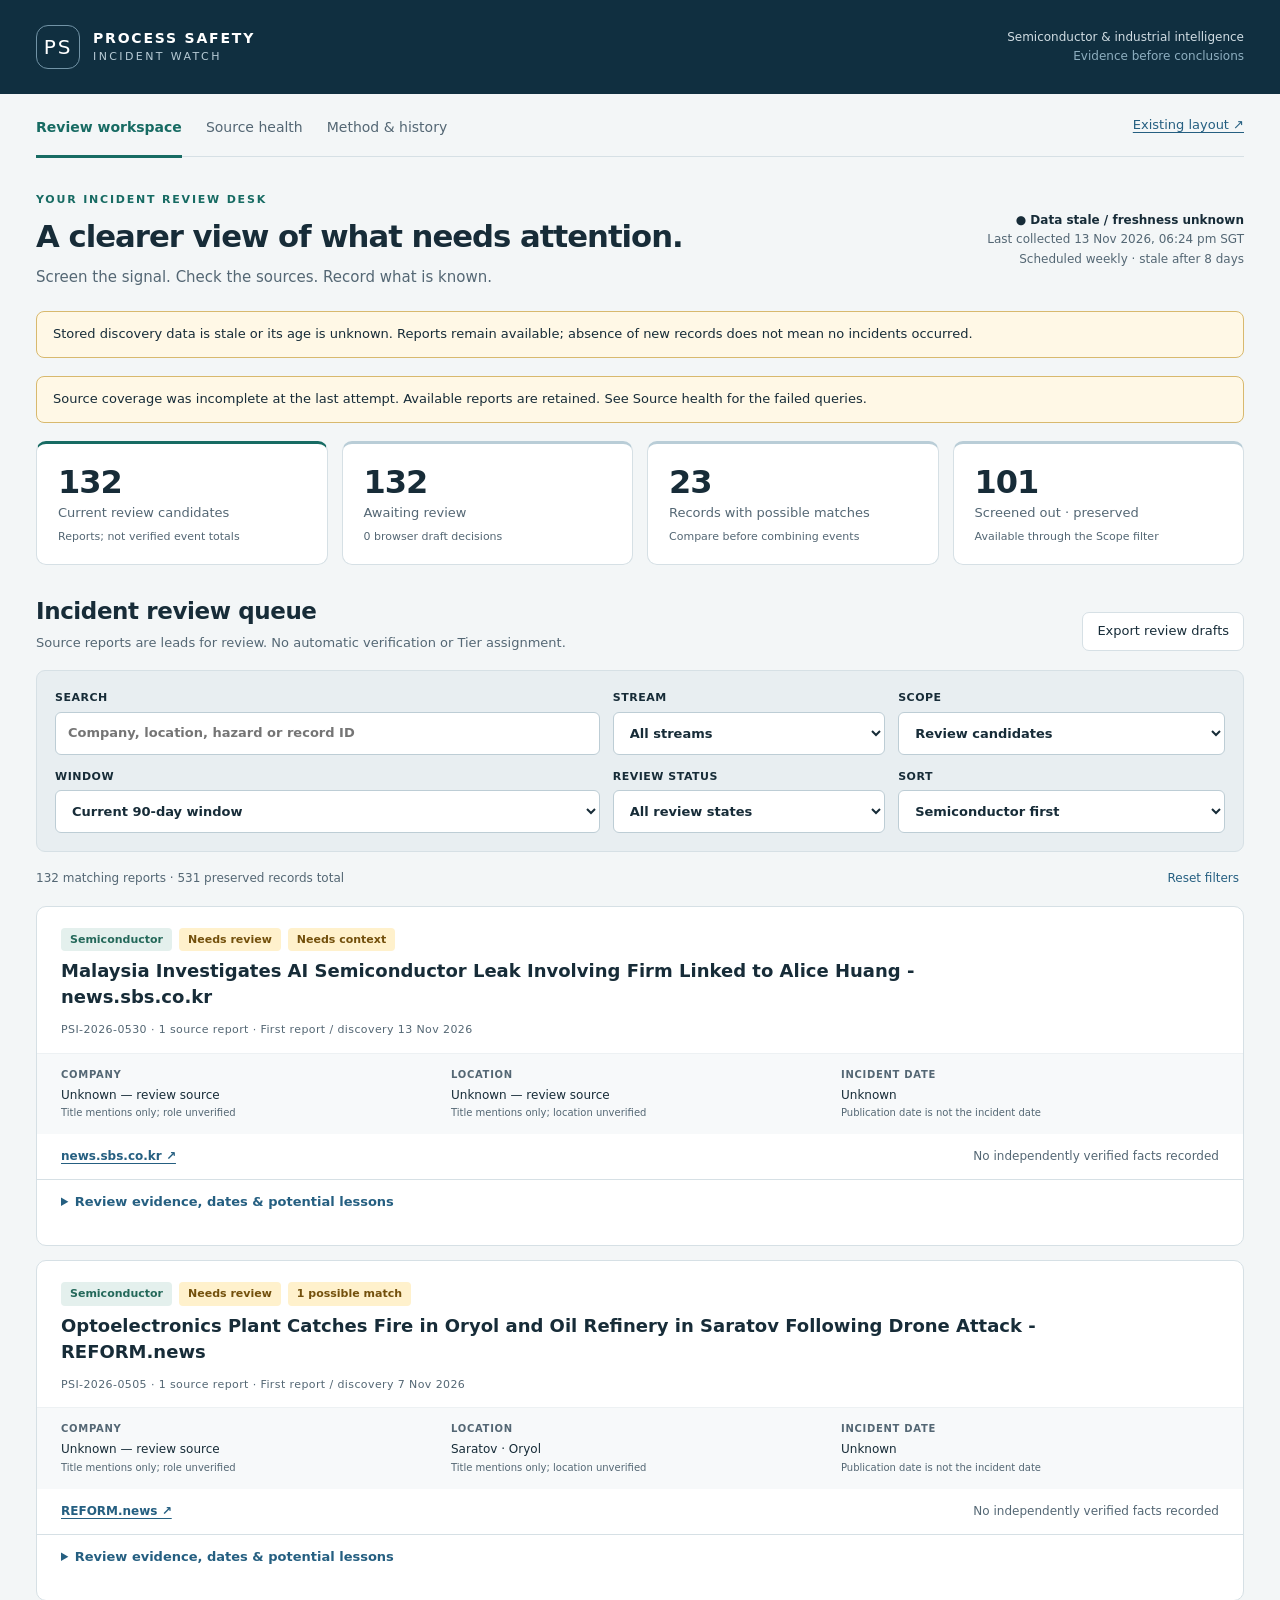
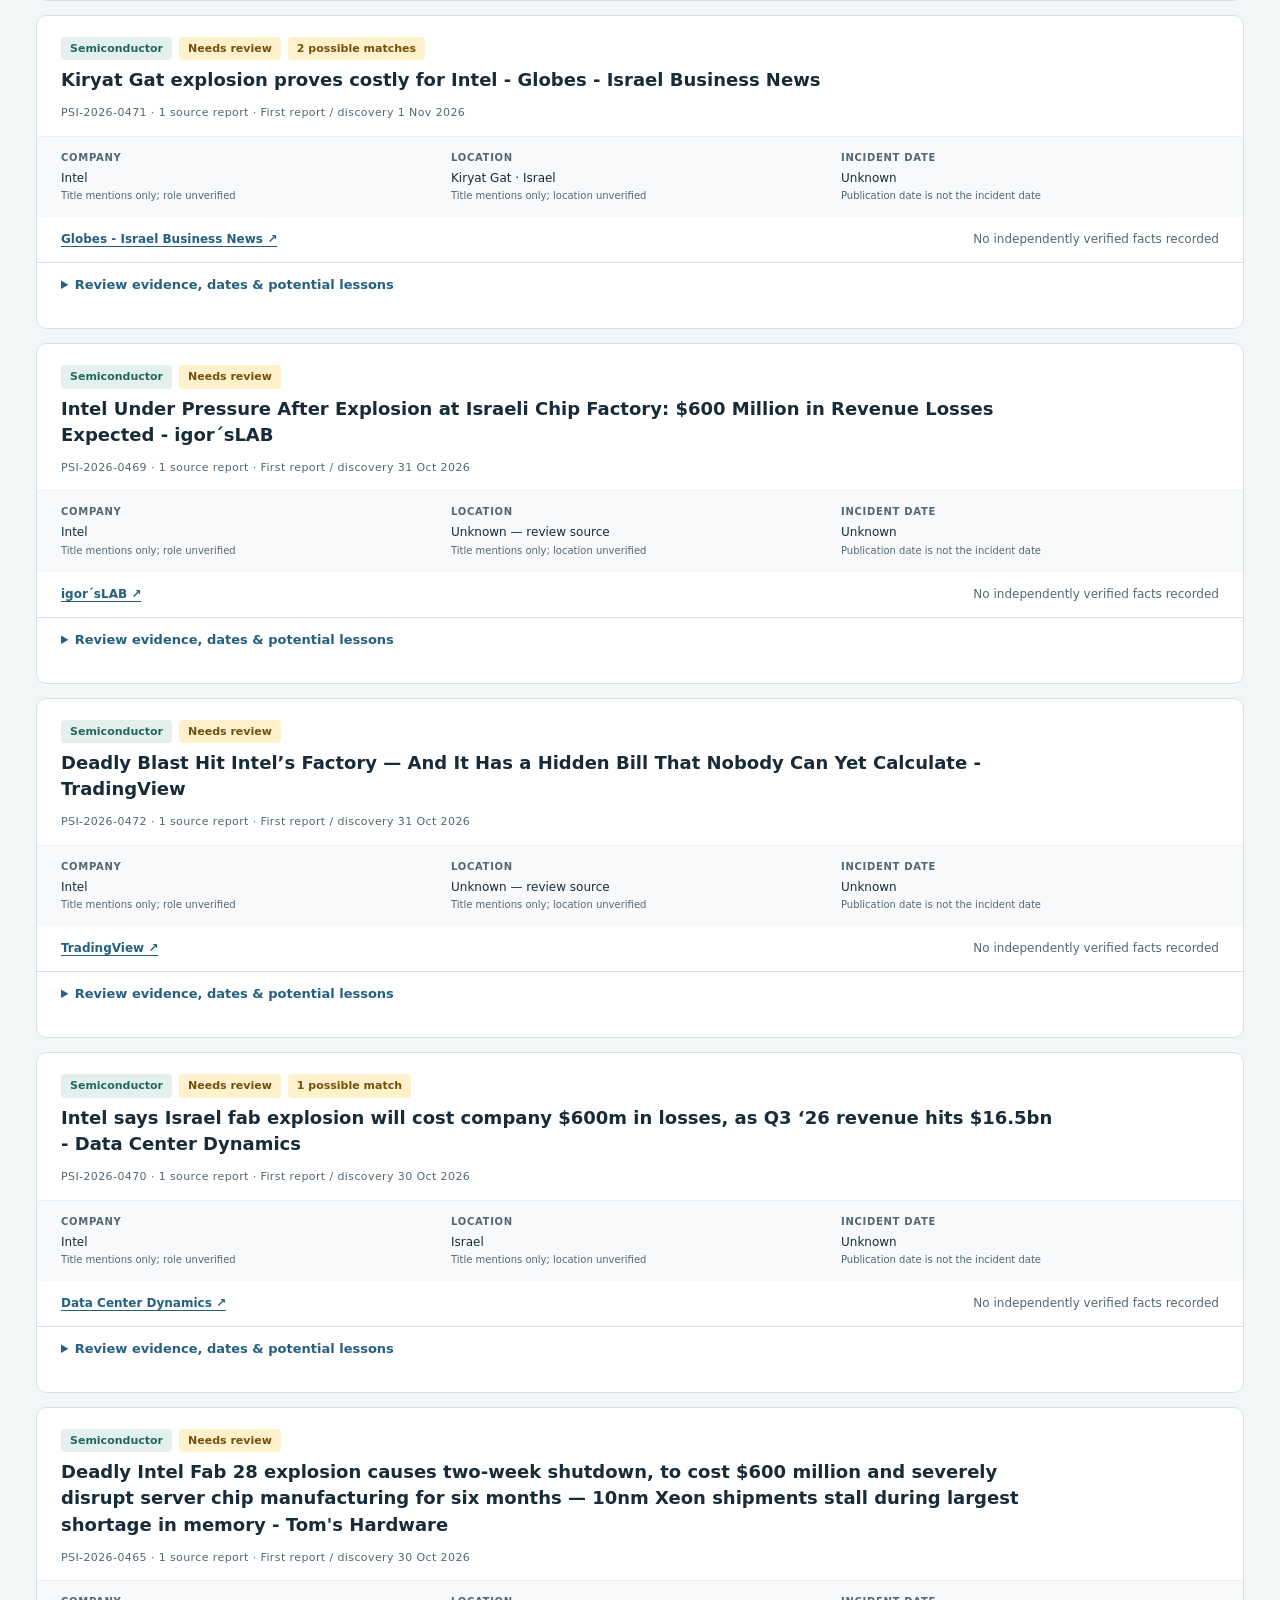
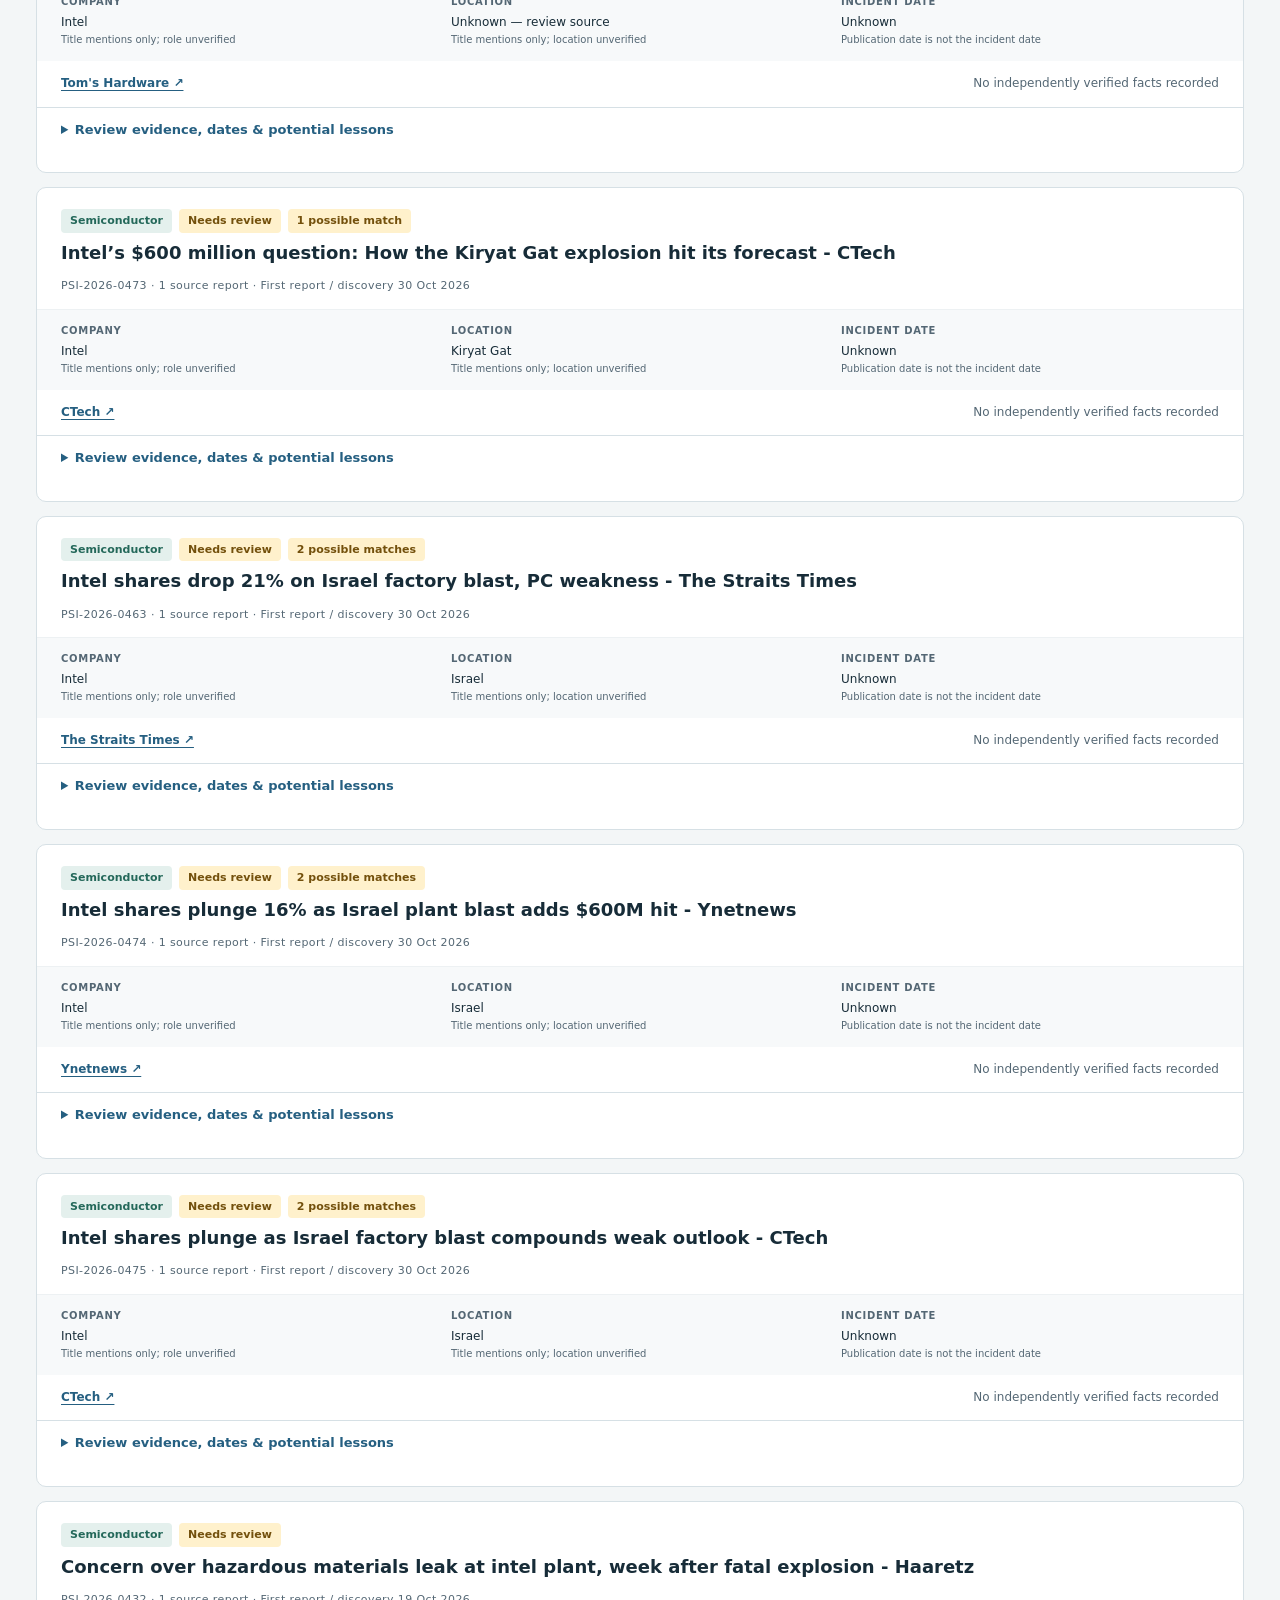
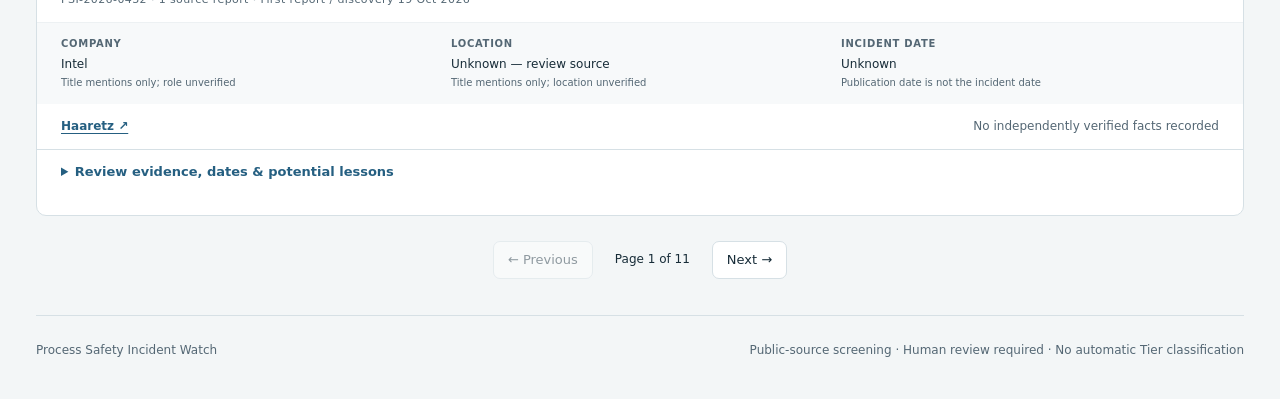
<file: public/index.html>
<!doctype html>
<html lang="en">
<head>
<meta charset="utf-8"><meta name="viewport" content="width=device-width,initial-scale=1">
<meta name="description" content="Evidence-first review of semiconductor and significant industrial process-safety reports.">
<title>Process Safety Incident Watch · Review workspace</title>
<link rel="stylesheet" href="./styles.css">
<script src="./app.js" defer></script>
</head>
<body>
<a class="skip" href="#content">Skip to reports</a>
<header class="masthead"><div class="shell masthead-inner">
<div class="brand"><span class="brand-mark" aria-hidden="true">PS</span><div><strong>PROCESS SAFETY</strong><span>INCIDENT WATCH</span></div></div>
<div class="masthead-note">Semiconductor & industrial intelligence<span>Evidence before conclusions</span></div>
</div></header>
<div class="shell">
<nav aria-label="Dashboard views"><button class="nav active" data-view="review">Review workspace</button><button class="nav" data-view="health">Source health</button><button class="nav" data-view="guide">Method & history</button><a href="./classic.html">Existing layout ↗</a></nav>
<section class="intro"><div><div class="eyebrow">YOUR INCIDENT REVIEW DESK</div><h1>A clearer view of what needs attention.</h1><p>Screen the signal. Check the sources. Record what is known.</p></div><div id="freshness" class="freshness" aria-live="polite">Loading data…</div></section>
<div id="notice" role="status"></div>
<main id="content">
<section id="reviewView">
<div class="stats" id="stats"></div>
<div class="workspace-heading"><div><h2>Incident review queue</h2><p>Source reports are leads for review. No automatic verification or Tier assignment.</p></div><button id="exportDrafts" class="secondary">Export review drafts</button></div>
<div class="filters">
<label class="search-label">Search<input id="search" type="search" placeholder="Company, location, hazard or record ID"></label>
<label>Stream<select id="stream"><option value="all">All streams</option><option>Semiconductor</option><option>Cross-Industry</option></select></label>
<label>Scope<select id="scope"><option value="candidates">Review candidates</option><option value="out">Screened out</option><option value="all">All preserved records</option><option value="duplicates">Possible duplicates</option></select></label>
<label>Window<select id="window"><option value="current">Current 90-day window</option><option value="all">All dates / history</option><option value="new">New in last run</option><option value="updated">Updated in last run</option></select></label>
<label>Review status<select id="reviewStatus"><option value="all">All review states</option><option>Needs review</option><option>In review</option><option>Reviewed</option><option>Excluded</option></select></label>
<label>Sort<select id="sort"><option value="priority">Semiconductor first</option><option value="recent">Latest report first</option><option value="oldest">Oldest report first</option></select></label>
</div>
<div class="result-bar"><span id="resultCount" aria-live="polite"></span><button class="text-button" id="reset">Reset filters</button></div>
<div id="queue"></div>
<div class="pagination"><button id="previous" class="secondary">← Previous</button><span id="pageInfo"></span><button id="next" class="secondary">Next →</button></div>
</section>
<section id="healthView" hidden><h2>Source health & coverage</h2><p>Partial source failure does not erase usable reports. A successful fetch is not proof of complete coverage.</p><div id="healthContent"></div></section>
<section id="guideView" hidden>
<h2>How to read this watch</h2>
<div class="guide-grid">
<article class="panel"><h3>1 · Screen and retain</h3><p>Discovery uses GDELT and Google News RSS. Word-boundary matching and event context reduce business news, technology leaks and unrelated “foundry” hits. Ambiguous reports remain in review. Screened-out historical records stay available under Scope.</p></article>
<article class="panel"><h3>2 · Review the evidence</h3><p>Publisher reputation is a screening aid, never independent verification. Legacy “Confirmed” labels did not establish incident facts. Claims and consequences are source-attributed; missing company, location and event dates remain explicit.</p></article>
<article class="panel"><h3>3 · Compare possible duplicates</h3><p>Matching source URLs may be consolidated. Other matching reports are linked for human review. Shared company, hazard and nearby publication dates do not prove one event. Syndicated coverage is not independent corroboration.</p></article>
<article class="panel"><h3>4 · Keep review decisions separate</h3><p>Draft decisions are saved only in this browser. Export them for review before adding them to <code>config/reviews.json</code>. Publication requires the normal repository review process. Reviewed does not mean every claim is confirmed.</p></article>
</div>
<div class="panel"><h3>Dates, consequences and lessons</h3><p>The current window uses incident dates when supplied with evidence. Otherwise it uses publication or discovery dates as a clearly labelled proxy; it cannot establish when the event happened. GDELT “seen” time is discovery time. Source update time and database update time are separate.</p><p>Potential fab lessons are prompts for assessment, not findings of root cause, failed safeguards or required corrective actions. No definitive Tier 1 or Tier 2 classification is assigned.</p><p>Rules are English-focused and can miss relevant reports. Direct publisher links are shown where available; Google News redirect links remain usable when the original URL cannot be resolved. Missing evidence must be checked at the source.</p></div>
<div class="panel"><h3>Preserved history & exports</h3><p id="historySummary"></p><div class="downloads"><a href="./data/incidents.json" download>Original incident database</a><a href="./data/review_index.json" download>Review projection</a><a href="./data/run_diagnostics.json" download>Discovery diagnostics</a><a href="https://github.com/Vasanthan1276/process-safety-incident-watch/tree/main/history" target="_blank" rel="noopener noreferrer">Weekly snapshots ↗</a><a href="./classic.html">Existing layout ↗</a></div></div>
</section>
</main>
<footer>Process Safety Incident Watch <span>Public-source screening · Human review required · No automatic Tier classification</span></footer>
</div>
</body>
</html>
</file>
<file: public/styles.css>
:root{--ink:#172c38;--muted:#546774;--blue:#255f81;--teal:#176b63;--line:#d6e0e5;--bg:#f3f6f7;--gold:#916619;--white:#fff;--navy:#102f40}*{box-sizing:border-box}body{margin:0;background:var(--bg);color:var(--ink);font:15px/1.6 system-ui,-apple-system,"Segoe UI",sans-serif}.shell{max-width:1360px;margin:auto;padding:0 36px}.masthead{background:var(--navy);color:white}.masthead-inner{display:flex;align-items:center;justify-content:space-between;min-height:94px}.brand{display:flex;align-items:center;gap:13px;line-height:1.3;letter-spacing:1.8px;font-size:14px}.brand span:not(.brand-mark){display:block;font-size:11px;letter-spacing:2.4px;margin-top:3px;color:#b7cbd5}.brand-mark{font-size:20px;display:grid;place-items:center;width:44px;height:44px;border:1px solid #7193a6;border-radius:12px}.masthead-note{text-align:right;font-size:12px;color:#d1dde3}.masthead-note span{display:block;color:#8eafc0}nav{display:flex;align-items:center;border-bottom:1px solid var(--line);gap:24px;min-height:63px}nav a{margin-left:auto;font-size:13px}button,input,select,textarea{font:inherit}button,a{touch-action:manipulation}button{cursor:pointer;border-radius:7px;border:1px solid var(--line);padding:8px 14px;background:white;color:var(--ink)}button:disabled{opacity:.45;cursor:default}a{color:var(--blue);text-underline-offset:3px}button:hover:not(:disabled){background:#e6eff2}.nav{border:0;border-radius:0;background:transparent;padding:21px 0 17px;color:var(--muted);font-size:14px}.nav.active{color:var(--teal);box-shadow:0 3px var(--teal);font-weight:700}.intro{display:flex;align-items:center;justify-content:space-between;gap:24px;padding:34px 0 22px}.eyebrow{font-size:11px;font-weight:750;letter-spacing:1.8px;color:var(--teal)}h1{font-size:clamp(25px,2.4vw,35px);letter-spacing:-1px;line-height:1.25;margin:8px 0 10px}h2{font-size:23px;letter-spacing:-.4px;margin:0 0 4px}h3{line-height:1.45;margin:0 0 10px}p{margin:7px 0 14px}.intro p,.workspace-heading p,.result-bar,.muted{color:var(--muted)}.intro p{margin:0}.freshness{font-size:12px;text-align:right;min-width:235px;color:var(--muted)}.freshness strong{color:var(--ink);display:block}.notice{padding:12px 16px;border:1px solid #d8b96e;background:#fff8e6;border-radius:8px;font-size:13px;margin:0 0 18px}.notice.error{background:#fceeed;border-color:#d1978e}.stats{display:grid;grid-template-columns:repeat(4,1fr);gap:14px;margin:3px 0 28px}.stat,.panel,.incident{background:white;border:1px solid var(--line);border-radius:10px}.stat{padding:18px 21px;border-top:3px solid #b9cdd7}.stat:first-child{border-top-color:var(--teal)}.stat-value{font-size:32px;line-height:1.3;letter-spacing:-1px;font-weight:700}.stat-label{font-size:13px;color:var(--muted)}.stat-note{font-size:11px;color:var(--muted);margin-top:4px}.workspace-heading{display:flex;justify-content:space-between;align-items:center;gap:18px}.workspace-heading p{font-size:13px;margin:3px 0 16px}.secondary{font-size:13px;white-space:nowrap}.filters{display:grid;grid-template-columns:2fr 1fr 1.2fr;gap:13px;background:#e8eef1;border:1px solid var(--line);padding:18px;border-radius:9px}.filters label{font-size:11px;font-weight:700;text-transform:uppercase;letter-spacing:.5px}.filters input,.filters select{display:block;width:100%;margin-top:5px;padding:10px 12px;border:1px solid #bdcdd5;border-radius:6px;min-height:43px;font-size:13px;color:var(--ink);background:#fff;text-transform:none;letter-spacing:normal}input:focus,select:focus,textarea:focus,button:focus-visible,a:focus-visible,summary:focus-visible{outline:3px solid #77adcb;outline-offset:2px}.result-bar{display:flex;justify-content:space-between;align-items:center;font-size:12px;margin:12px 0}.text-button{background:transparent;border:0;padding:5px;color:var(--blue);font-size:12px}.incident{margin-bottom:14px;overflow:hidden}.card-head{padding:21px 24px 14px;display:flex;gap:20px;justify-content:space-between}.card-title{font-size:18px;max-width:1000px;margin:7px 0 11px;font-weight:650}.small{font-size:12px}.record-id{color:var(--muted);font-size:11px;letter-spacing:.4px}.badges{display:flex;gap:7px;flex-wrap:wrap;align-items:center}.badge{display:inline-block;padding:3px 9px;border-radius:4px;background:#eff3f5;color:#475d6a;font-size:11px;font-weight:650}.badge.semi{background:#e4f0ed;color:#24685a}.badge.warn{background:#fff1cc;color:#73500c}.badge.draft{background:#eeeafa;color:#5e487b}.badge.danger{background:#f9e5e2;color:#843d32}.card-meta{display:grid;grid-template-columns:1fr 1fr 1fr;gap:12px;padding:13px 24px;background:#f7f9fa;border-top:1px solid #edf1f3;font-size:12px}.card-meta strong{display:block;font-size:10px;text-transform:uppercase;letter-spacing:.7px;color:var(--muted);margin-bottom:3px}.card-meta .unverified{font-size:10px;color:var(--muted)}.card-actions{padding:13px 24px;display:flex;justify-content:space-between;align-items:center;gap:12px;font-size:12px}.card-actions .primary-source{font-weight:650;max-width:75%;overflow-wrap:anywhere}.detail-block{border-top:1px solid var(--line);padding:0 24px 20px}.detail-block>summary{padding:12px 0;cursor:pointer;color:var(--blue);font-weight:600;font-size:13px}.detail-grid{display:grid;grid-template-columns:1fr 1fr;gap:18px 24px}.detail-grid h4{margin:6px 0 7px;font-size:13px}.detail-grid p,.detail-grid ul{font-size:13px}.claim{border-left:2px solid #cbd9e0;padding:5px 11px;margin:8px 0;font-size:13px}.claim a{font-size:11px;display:block}.empty-evidence{font-size:13px;color:var(--muted);font-style:italic}.source-row{padding:12px 0;border-bottom:1px solid #e9eef0;font-size:12px;overflow-wrap:anywhere}.source-row a{font-weight:650}.source-title{font-size:12px;color:var(--muted);margin:4px 0}.source-section{margin-top:16px}.duplicate-list{padding:12px;background:#fff8e6;border-radius:6px;margin:15px 0;font-size:12px}.draft-form{margin-top:20px;background:#f3f6f8;border-radius:7px;padding:18px}.draft-form h4{margin:0 0 8px}.draft-fields{display:grid;grid-template-columns:1fr 1fr;gap:12px}.draft-form label{font-size:12px;display:block}.draft-form input,.draft-form select,.draft-form textarea{width:100%;padding:8px;border:1px solid #b5c7d1;border-radius:5px;margin-top:4px}.draft-form textarea{min-height:75px}.draft-buttons{display:flex;gap:10px;margin:10px 0}.draft-message{font-size:12px;color:var(--teal)}.pagination{display:flex;justify-content:center;gap:22px;align-items:center;margin:25px 0;font-size:12px}.panel{padding:23px;margin:15px 0}.panel h3{font-size:17px}.panel p{font-size:14px}.guide-grid{display:grid;grid-template-columns:1fr 1fr;gap:16px}.guide-grid .panel{margin:10px 0}.downloads{display:flex;gap:18px;flex-wrap:wrap;font-size:13px}.health-grid{display:grid;grid-template-columns:1fr 1fr;gap:16px}.health-grid .panel{margin:0}.health-count{font-size:28px;font-weight:700}.health-details{font-size:13px;overflow-wrap:anywhere}.health-details summary{cursor:pointer}.empty{padding:36px;text-align:center;color:var(--muted);border:1px dashed #adc2cc;border-radius:9px;background:white}footer{border-top:1px solid var(--line);padding:25px 0 38px;font-size:12px;color:var(--muted);margin-top:36px;display:flex;justify-content:space-between;gap:20px}code{background:#e7eef1;padding:2px 4px;border-radius:3px}.skip{position:absolute;left:10px;top:-80px;background:white;padding:12px}.skip:focus{top:5px;z-index:100}section[hidden]{display:none}@media(max-width:900px){.shell{padding:0 22px}.intro{align-items:flex-start;flex-direction:column;gap:16px}.freshness{text-align:left}.stats{grid-template-columns:repeat(2,1fr)}.filters{grid-template-columns:1fr 1fr}.detail-grid{grid-template-columns:1fr}.card-meta{grid-template-columns:1fr 1fr}.card-head{padding:18px}.card-actions{padding:12px 18px}.workspace-heading{align-items:flex-start}.masthead-note{display:none}}@media(max-width:560px){.shell{padding:0 14px}.masthead-inner{min-height:78px}nav{gap:14px;flex-wrap:wrap;padding:9px 0}nav a{margin-left:0;font-size:11px}.nav{font-size:12px;padding:9px 0}.intro{padding:25px 0 20px}.stats{gap:9px}.stat{padding:13px}.stat-value{font-size:26px}.filters{padding:12px;gap:10px}.search-label{grid-column:1/-1}.filters label{font-size:10px}.filters select{font-size:12px;padding:8px}.workspace-heading{flex-direction:column;gap:0;margin-bottom:12px}.card-title{font-size:16px}.card-meta{grid-template-columns:1fr;padding:12px 18px;gap:8px}.card-meta strong{display:inline;margin-right:6px}.card-head{display:block}.card-actions{display:block}.card-actions .primary-source{display:block;max-width:100%;margin-bottom:7px}.detail-block{padding:0 18px 16px}.draft-fields,.health-grid,.guide-grid{grid-template-columns:1fr}.draft-form{padding:12px}footer{display:block}footer span{display:block;margin-top:6px}}
</file>
